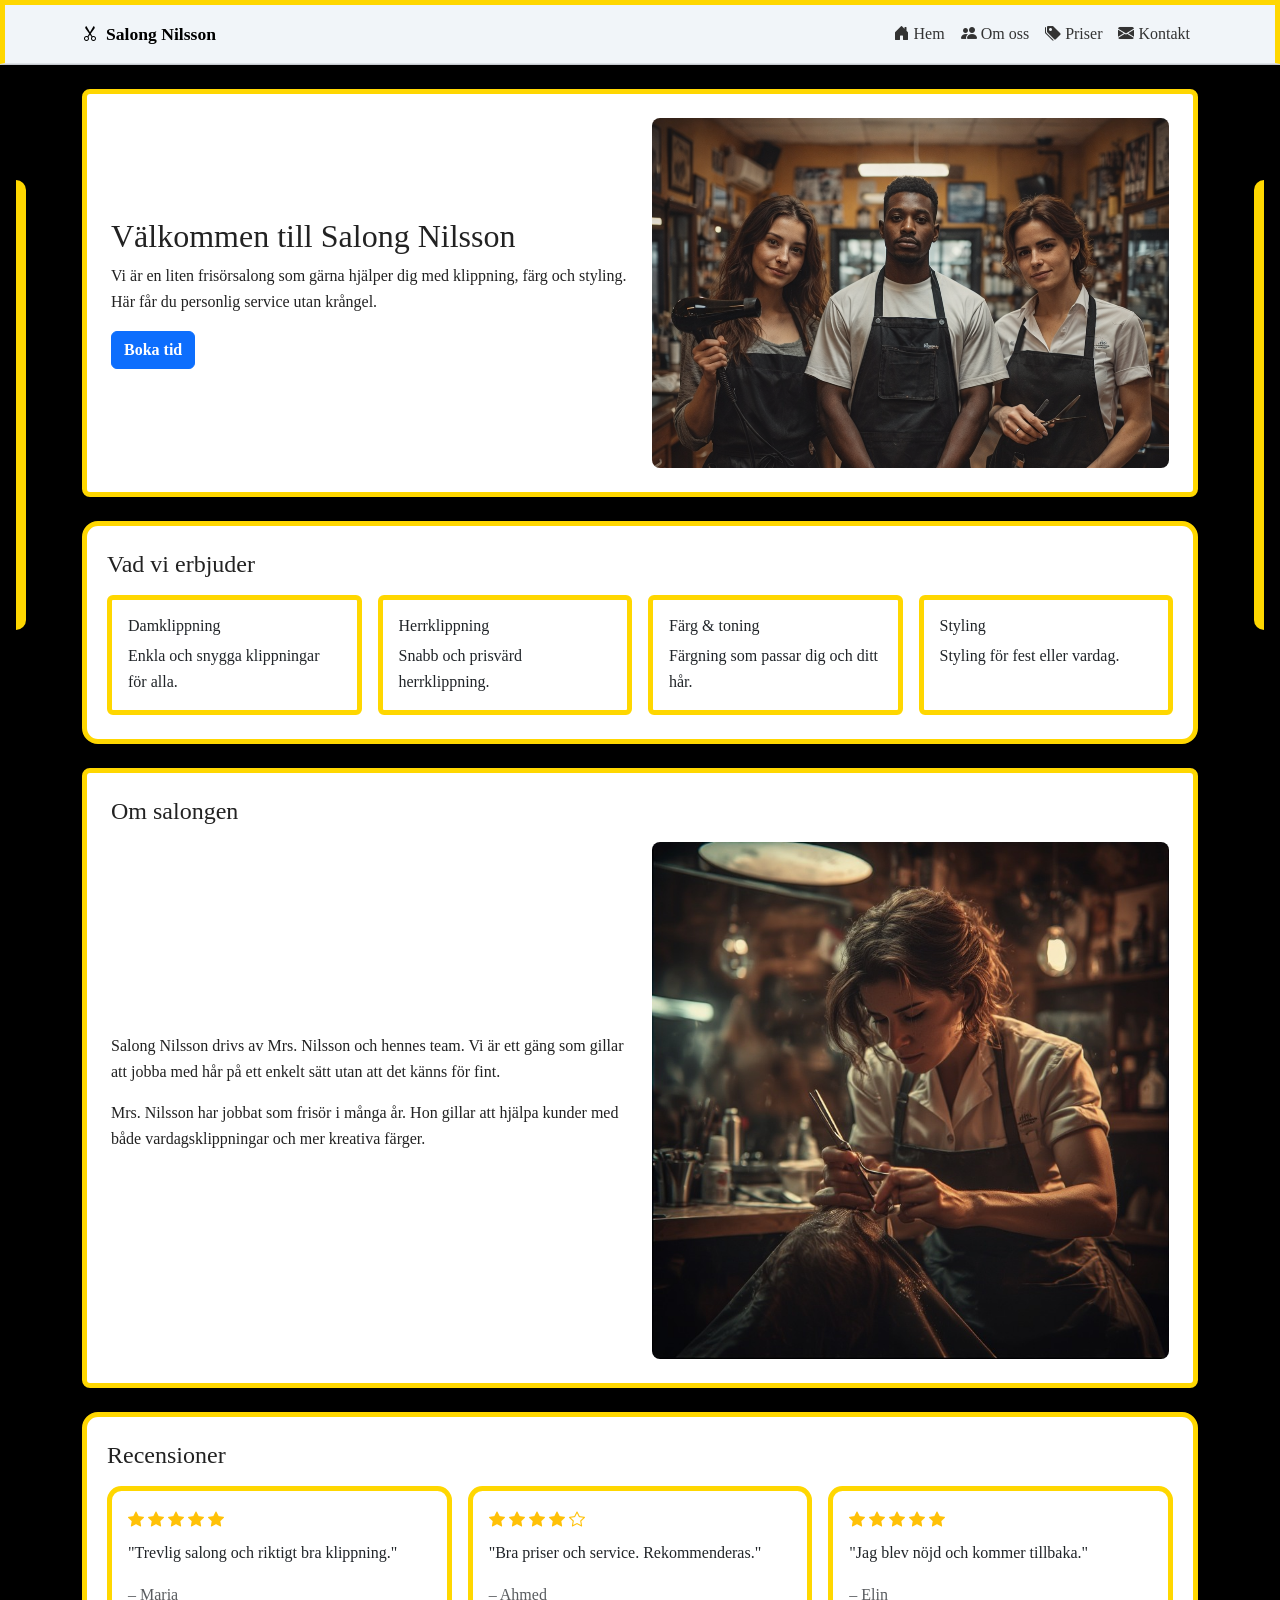
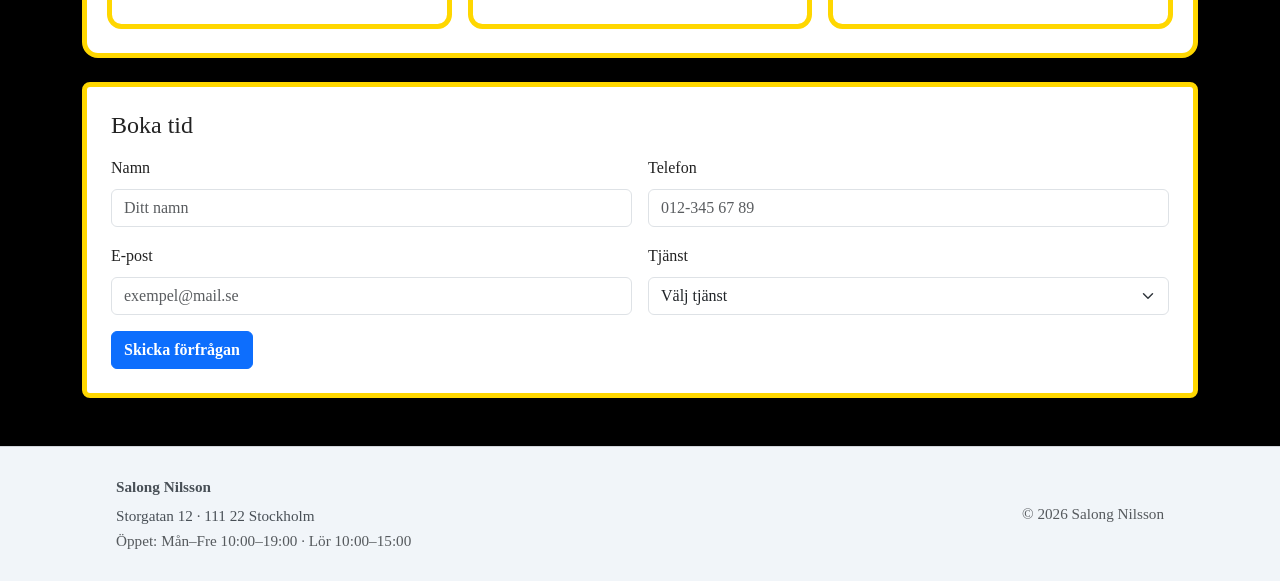
<file: index.html>
<!DOCTYPE html>
<html lang="sv">

<head>
    <meta charset="UTF-8">
    <meta name="viewport" content="width=device-width, initial-scale=1.0">
    <title>Salong Nilsson - Hem</title>
    <link href="https://cdn.jsdelivr.net/npm/bootstrap@5.3.3/dist/css/bootstrap.min.css" rel="stylesheet">
    <link rel="stylesheet" href="https://cdn.jsdelivr.net/npm/bootstrap-icons@1.11.4/font/bootstrap-icons.css">
    <link rel="stylesheet" href="styles.css">
</head>

<body>
    <header></header>

    <main class="container py-4">
        <section class="bg-white p-4 rounded-3 shadow-sm mb-4">
            <div class="row align-items-center gy-4">
                <div class="col-md-6">
                    <h1 class="h2">Välkommen till Salong Nilsson</h1>
                    <p>Vi är en liten frisörsalong som gärna hjälper dig med klippning, färg och styling. Här får du personlig service utan krångel.</p>
                    <a href="Kontakt.html" class="btn btn-primary">Boka tid</a>
                </div>
                <div class="col-md-6">
                    <img src="gruppbild.png" class="img-fluid rounded-3" alt="Bild på salongen">
                </div>
            </div>
        </section>

        <section class="mb-4">
            <h2 class="h4 mb-3">Vad vi erbjuder</h2>
            <div class="row g-3">
                <div class="col-sm-6 col-lg-3">
                    <div class="card p-3 h-100">
                        <h3 class="h6">Damklippning</h3>
                        <p class="mb-0">Enkla och snygga klippningar för alla.</p>
                    </div>
                </div>
                <div class="col-sm-6 col-lg-3">
                    <div class="card p-3 h-100">
                        <h3 class="h6">Herrklippning</h3>
                        <p class="mb-0">Snabb och prisvärd herrklippning.</p>
                    </div>
                </div>
                <div class="col-sm-6 col-lg-3">
                    <div class="card p-3 h-100">
                        <h3 class="h6">Färg & toning</h3>
                        <p class="mb-0">Färgning som passar dig och ditt hår.</p>
                    </div>
                </div>
                <div class="col-sm-6 col-lg-3">
                    <div class="card p-3 h-100">
                        <h3 class="h6">Styling</h3>
                        <p class="mb-0">Styling för fest eller vardag.</p>
                    </div>
                </div>
            </div>
        </section>

        <section class="bg-white p-4 rounded-3 shadow-sm mb-4">
            <h2 class="h4 mb-3">Om salongen</h2>
            <div class="row align-items-center gy-3">
                <div class="col-md-6">
                    <p>Salong Nilsson drivs av Mrs. Nilsson och hennes team. Vi är ett gäng som gillar att jobba med hår på ett enkelt sätt utan att det känns för fint.</p>
                    <p>Mrs. Nilsson har jobbat som frisör i många år. Hon gillar att hjälpa kunder med både vardagsklippningar och mer kreativa färger.</p>
                </div>
                <div class="col-md-6">
                    <img src="Nillson.jpg" class="img-fluid rounded-3" alt="Mrs. Nilsson">
                </div>
            </div>
        </section>

        <section class="mb-4">
            <h2 class="h4 mb-3">Recensioner</h2>
            <div class="row g-3">
                <div class="col-sm-6 col-lg-4">
                    <div class="card review-card p-3 h-100">
                        <div class="review-stars mb-2">
                            <i class="bi bi-star-fill text-warning"></i>
                            <i class="bi bi-star-fill text-warning"></i>
                            <i class="bi bi-star-fill text-warning"></i>
                            <i class="bi bi-star-fill text-warning"></i>
                            <i class="bi bi-star-fill text-warning"></i>
                        </div>
                        <p class="mb-3">"Trevlig salong och riktigt bra klippning."</p>
                        <div class="text-muted">– Maria</div>
                    </div>
                </div>
                <div class="col-sm-6 col-lg-4">
                    <div class="card review-card p-3 h-100">
                        <div class="review-stars mb-2">
                            <i class="bi bi-star-fill text-warning"></i>
                            <i class="bi bi-star-fill text-warning"></i>
                            <i class="bi bi-star-fill text-warning"></i>
                            <i class="bi bi-star-fill text-warning"></i>
                            <i class="bi bi-star text-warning"></i>
                        </div>
                        <p class="mb-3">"Bra priser och service. Rekommenderas."</p>
                        <div class="text-muted">– Ahmed</div>
                    </div>
                </div>
                <div class="col-sm-6 col-lg-4">
                    <div class="card review-card p-3 h-100">
                        <div class="review-stars mb-2">
                            <i class="bi bi-star-fill text-warning"></i>
                            <i class="bi bi-star-fill text-warning"></i>
                            <i class="bi bi-star-fill text-warning"></i>
                            <i class="bi bi-star-fill text-warning"></i>
                            <i class="bi bi-star-fill text-warning"></i>
                        </div>
                        <p class="mb-3">"Jag blev nöjd och kommer tillbaka."</p>
                        <div class="text-muted">– Elin</div>
                    </div>
                </div>
            </div>
        </section>

        <section class="bg-white p-4 rounded-3 shadow-sm mb-4">
            <h2 class="h4 mb-3">Boka tid</h2>
            <form class="row g-3">
                <div class="col-md-6">
                    <label class="form-label">Namn</label>
                    <input type="text" class="form-control" placeholder="Ditt namn">
                </div>
                <div class="col-md-6">
                    <label class="form-label">Telefon</label>
                    <input type="tel" class="form-control" placeholder="012-345 67 89">
                </div>
                <div class="col-md-6">
                    <label class="form-label">E-post</label>
                    <input type="email" class="form-control" placeholder="exempel@mail.se">
                </div>
                <div class="col-md-6">
                    <label class="form-label">Tjänst</label>
                    <select class="form-select">
                        <option selected>Välj tjänst</option>
                        <option>Damklippning</option>
                        <option>Herrklippning</option>
                        <option>Färg & toning</option>
                        <option>Styling</option>
                    </select>
                </div>
                <div class="col-12">
                    <button type="button" class="btn btn-primary">Skicka förfrågan</button>
                </div>
            </form>
        </section>
    </main>

    <footer>
        
    </footer>

    <script src="https://cdn.jsdelivr.net/npm/bootstrap@5.3.3/dist/js/bootstrap.bundle.min.js"></script>
    <script src="init.js"></script>
</body>

</html>
</file>
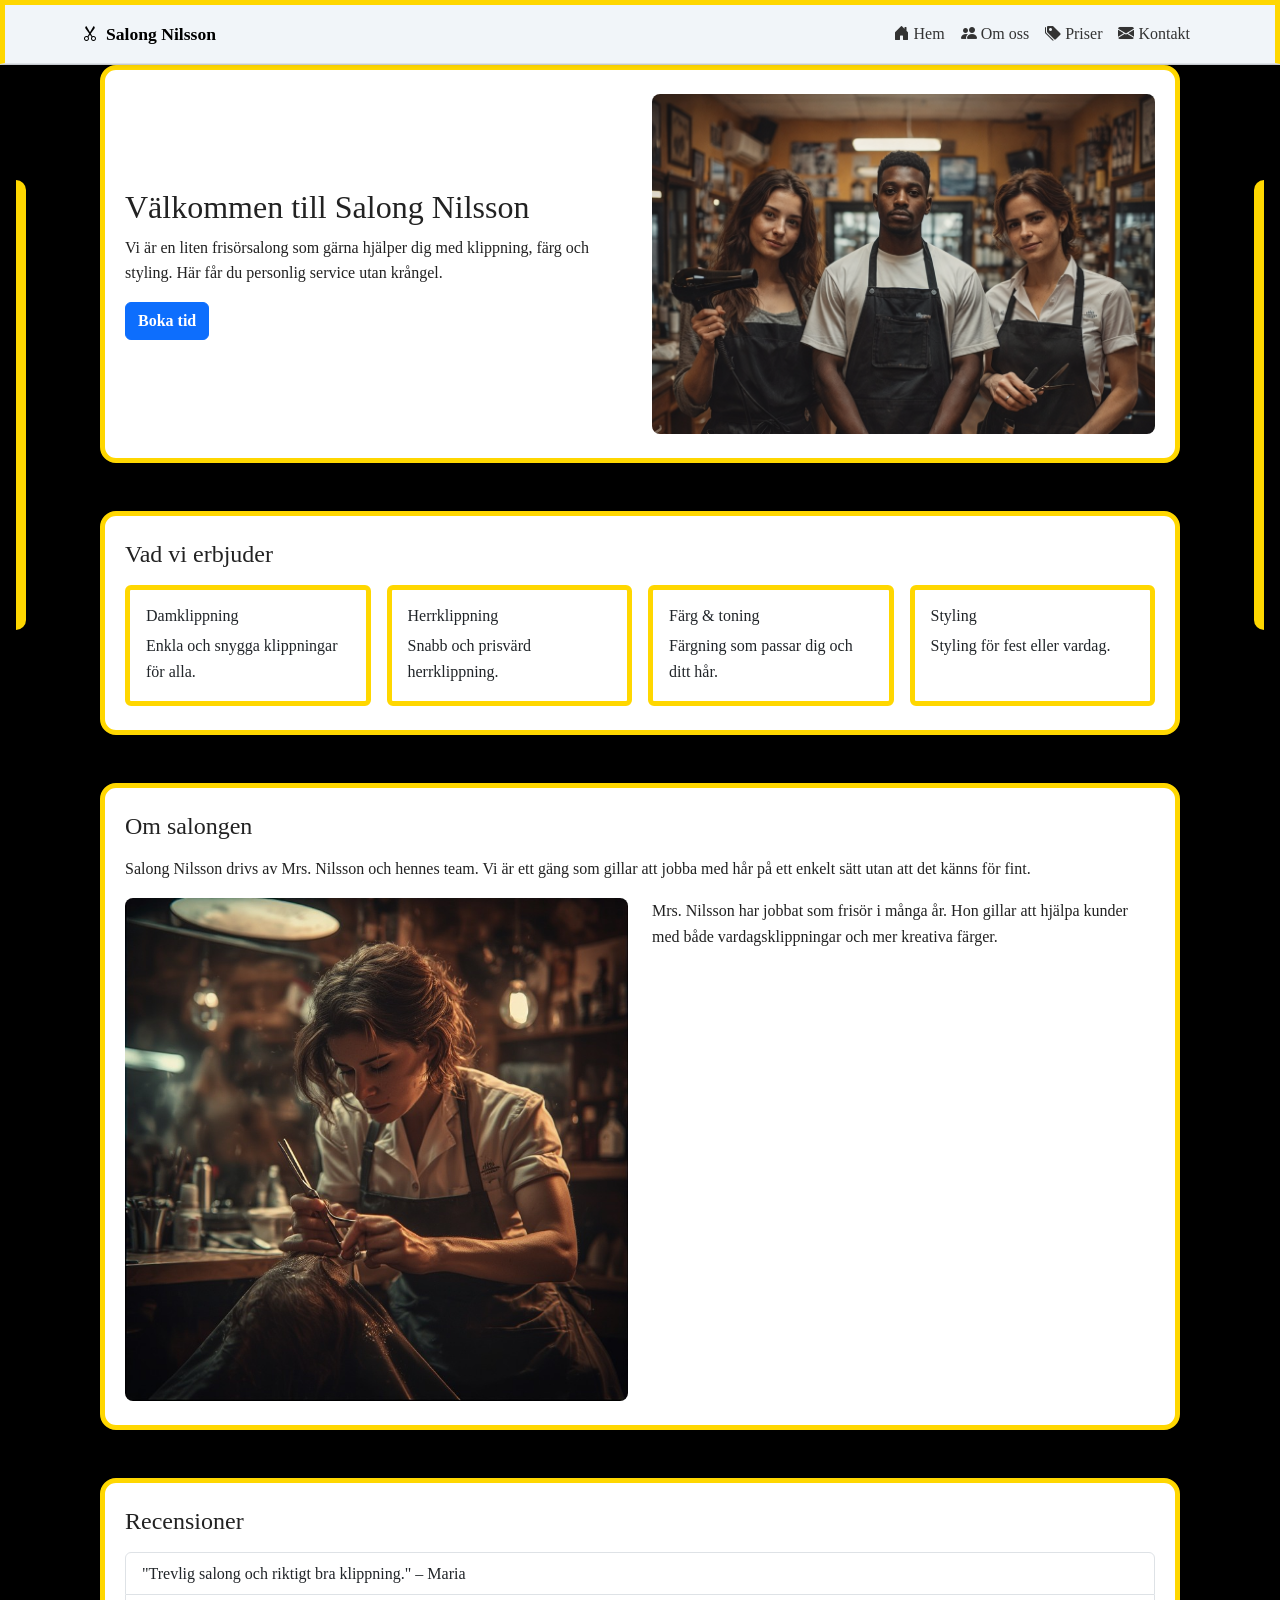
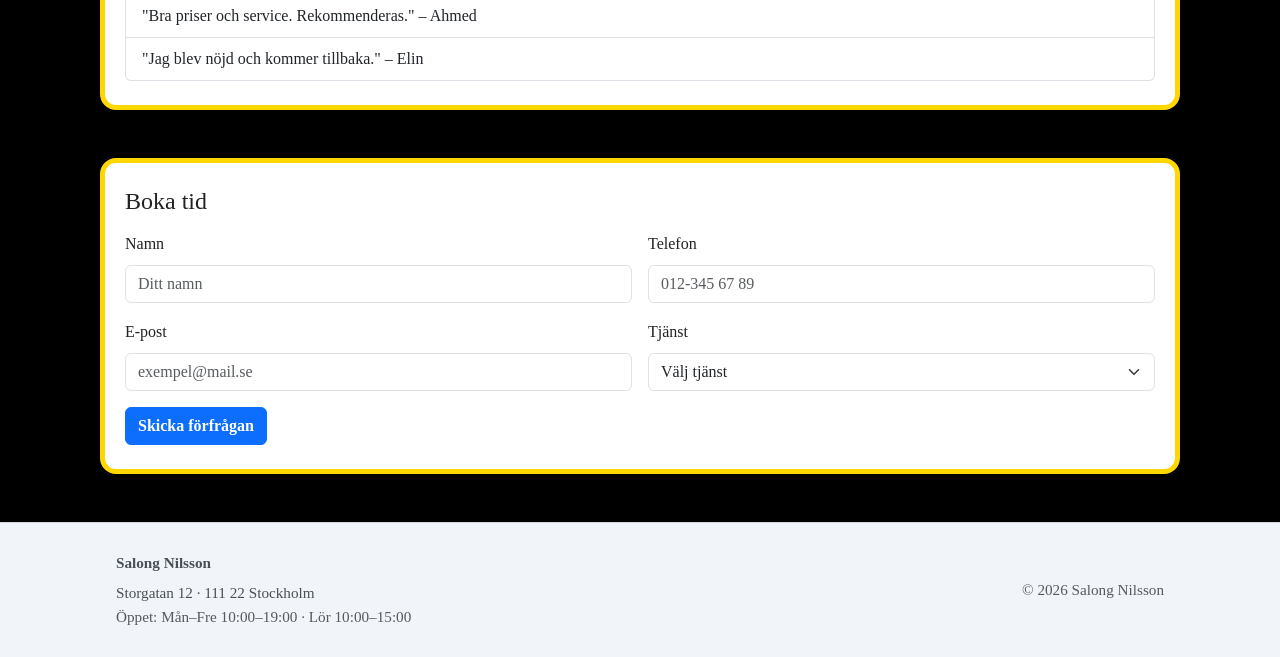
<file: home.html>
<!DOCTYPE html>
<html lang="sv">

<head>
    <meta charset="UTF-8">
    <meta name="viewport" content="width=device-width, initial-scale=1.0">
    <title>Salong Nilsson - Hem</title>
    <link href="https://cdn.jsdelivr.net/npm/bootstrap@5.3.3/dist/css/bootstrap.min.css" rel="stylesheet">
    <link rel="stylesheet" href="https://cdn.jsdelivr.net/npm/bootstrap-icons@1.11.4/font/bootstrap-icons.css">
    <link rel="stylesheet" href="styles.css">
</head>

<body>
    <header></header>

<main>

        <section class="mb-5">
            <div class="row align-items-center gy-4">
                <div class="col-lg-6">
                    <h1 class="h2">Välkommen till Salong Nilsson</h1>
                    <p>Vi är en liten frisörsalong som gärna hjälper dig med klippning, färg och styling. Här får du personlig service utan krångel.</p>
                    <a href="Kontakt.html" class="btn btn-primary">Boka tid</a>
                </div>
                <div class="col-lg-6">
                    <img src="gruppbild.png" class="img-fluid rounded-3" alt="Bild på salongen">
                </div>
            </div>
        </section>

        <section class="mb-5">
            <h2 class="h4 mb-3">Vad vi erbjuder</h2>
            <div class="row g-3">
                <div class="col-md-6 col-lg-3">
                    <div class="card p-3 h-100">
                        <h3 class="h6">Damklippning</h3>
                        <p class="mb-0">Enkla och snygga klippningar för alla.</p>
                    </div>
                </div>
                <div class="col-md-6 col-lg-3">
                    <div class="card p-3 h-100">
                        <h3 class="h6">Herrklippning</h3>
                        <p class="mb-0">Snabb och prisvärd herrklippning.</p>
                    </div>
                </div>
                <div class="col-md-6 col-lg-3">
                    <div class="card p-3 h-100">
                        <h3 class="h6">Färg & toning</h3>
                        <p class="mb-0">Färgning som passar dig och ditt hår.</p>
                    </div>
                </div>
                <div class="col-md-6 col-lg-3">
                    <div class="card p-3 h-100">
                        <h3 class="h6">Styling</h3>
                        <p class="mb-0">Styling för fest eller vardag.</p>
                    </div>
                </div>
            </div>
        </section>

        <section class="mb-5">
            <h2 class="h4 mb-3">Om salongen</h2>
            <p>Salong Nilsson drivs av Mrs. Nilsson och hennes team. Vi är ett gäng som gillar att jobba med hår på ett enkelt sätt utan att det känns för fint.</p>
            <div class="row gy-3">
                <div class="col-md-6">
                    <img src="Nillson.jpg" class="img-fluid rounded-3" alt="Mrs. Nilsson">
                </div>
                <div class="col-md-6">
                    <p>Mrs. Nilsson har jobbat som frisör i många år. Hon gillar att hjälpa kunder med både vardagsklippningar och mer kreativa färger.</p>
                </div>
            </div>
        </section>

        <section class="mb-5">
            <h2 class="h4 mb-3">Recensioner</h2>
            <ul class="list-group">
                <li class="list-group-item">"Trevlig salong och riktigt bra klippning." – Maria</li>
                <li class="list-group-item">"Bra priser och service. Rekommenderas." – Ahmed</li>
                <li class="list-group-item">"Jag blev nöjd och kommer tillbaka." – Elin</li>
            </ul>
        </section>

        <section class="mb-5">
            <h2 class="h4 mb-3">Boka tid</h2>
            <form class="row g-3">
                <div class="col-md-6">
                    <label class="form-label">Namn</label>
                    <input type="text" class="form-control" placeholder="Ditt namn">
                </div>
                <div class="col-md-6">
                    <label class="form-label">Telefon</label>
                    <input type="tel" class="form-control" placeholder="012-345 67 89">
                </div>
                <div class="col-md-6">
                    <label class="form-label">E-post</label>
                    <input type="email" class="form-control" placeholder="exempel@mail.se">
                </div>
                <div class="col-md-6">
                    <label class="form-label">Tjänst</label>
                    <select class="form-select">
                        <option selected>Välj tjänst</option>
                        <option>Damklippning</option>
                        <option>Herrklippning</option>
                        <option>Färg & toning</option>
                        <option>Styling</option>
                    </select>
                </div>
                <div class="col-12">
                    <button type="button" class="btn btn-primary">Skicka förfrågan</button>
                </div>
            </form>
        </section>
    </main>

    <footer>
        
    </footer>

    <script src="https://cdn.jsdelivr.net/npm/bootstrap@5.3.3/dist/js/bootstrap.bundle.min.js"></script>
    <script src="init.js"></script>
</body>

</html>
</file>
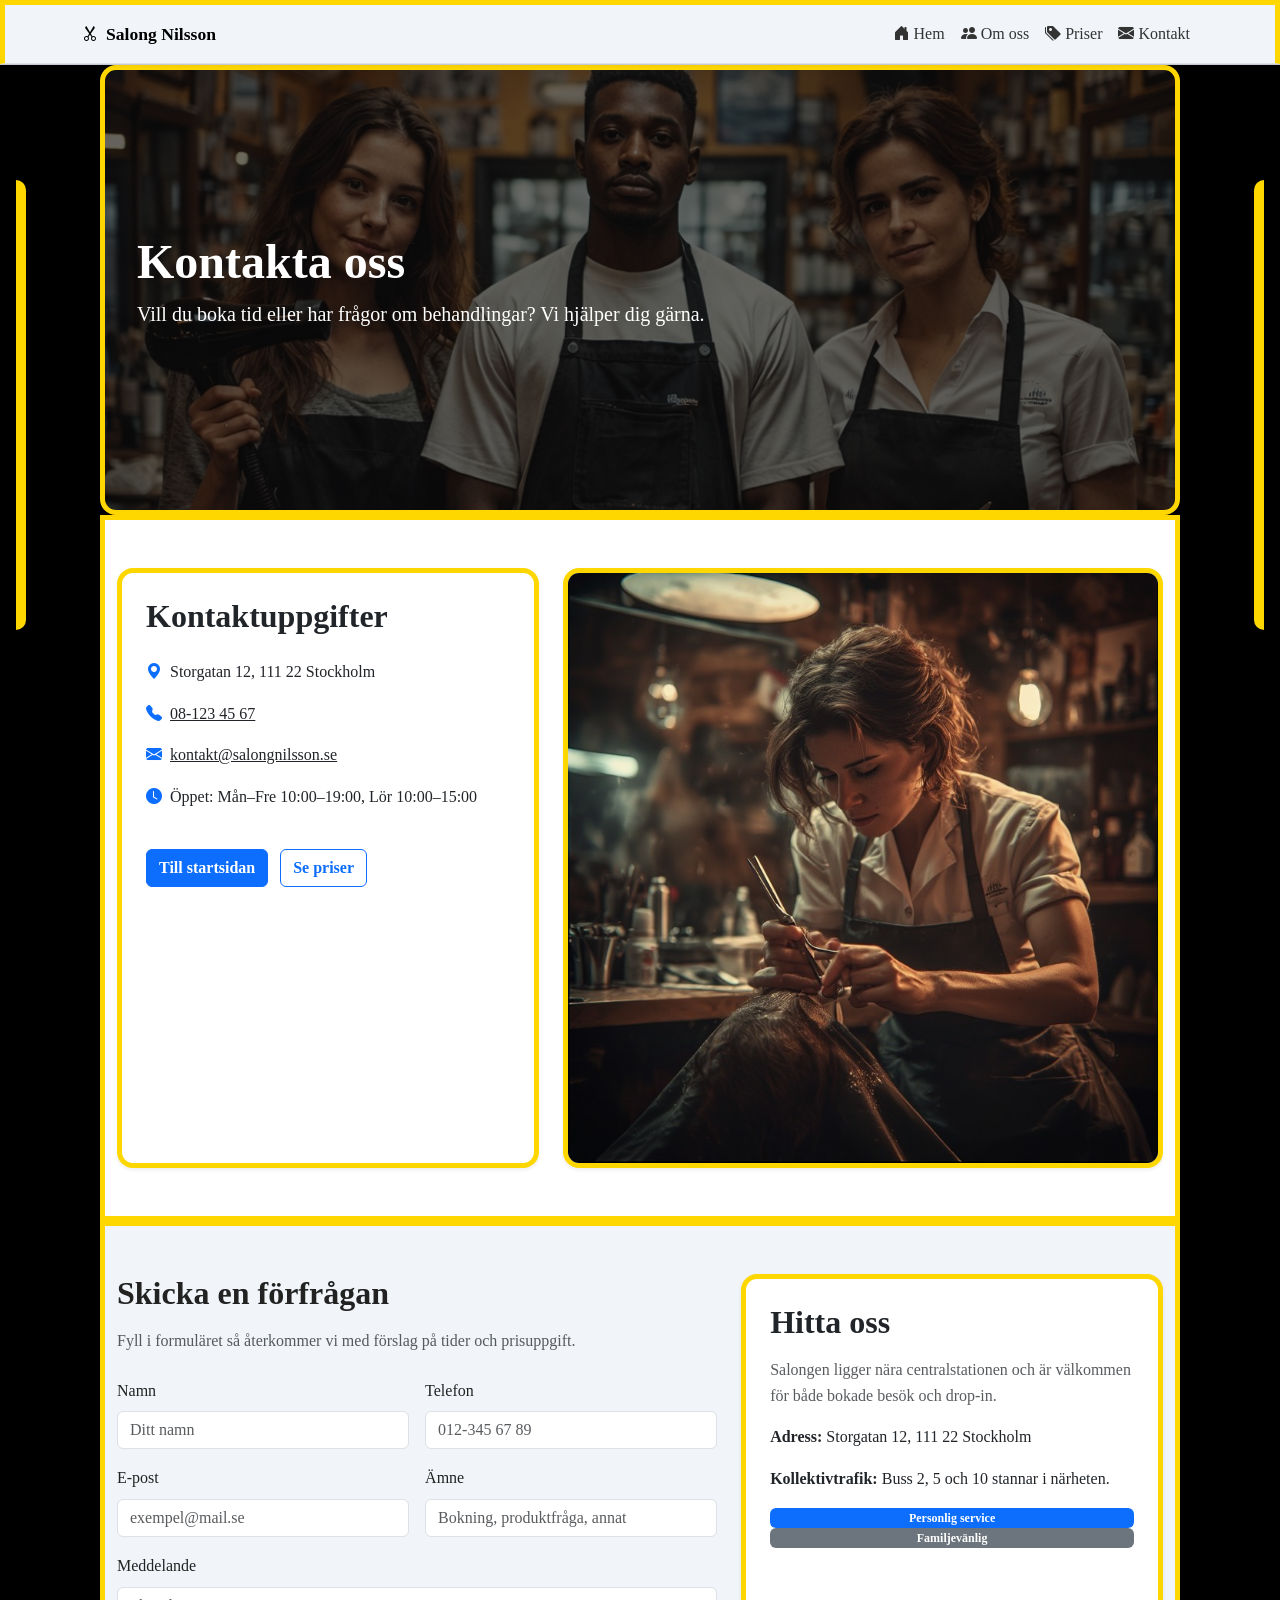
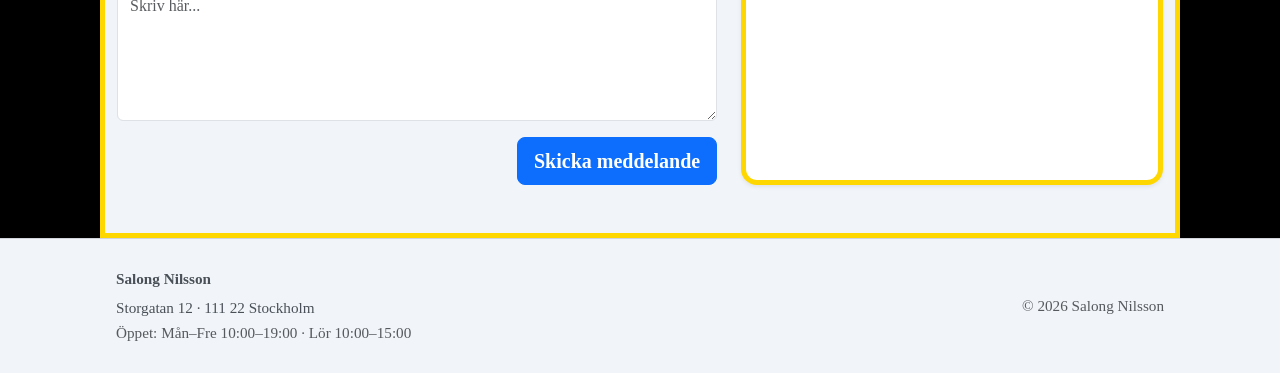
<file: Kontakt.html>
<!DOCTYPE html>
<html lang="sv">

<head>
    <meta charset="UTF-8">
    <meta name="viewport" content="width=device-width, initial-scale=1.0">
    <title>Salong Nilsson - Kontakt</title>
    <!-- Bootstrap CSS -->
    <link href="https://cdn.jsdelivr.net/npm/bootstrap@5.3.3/dist/css/bootstrap.min.css" rel="stylesheet">
    <link rel="stylesheet" href="https://cdn.jsdelivr.net/npm/bootstrap-icons@1.11.4/font/bootstrap-icons.css">
    <!-- Egen CSS -->
    <link rel="stylesheet" href="styles.css">
</head>

<body>
    <header></header>

    <main>
        <section class="page-hero py-5 text-white d-flex align-items-center" style="background: linear-gradient(rgba(0,0,0,0.55), rgba(0,0,0,0.55)), url('gruppbild.png') center/cover no-repeat; min-height: 50vh;">
            <div class="container">
                <div class="row">
                    <div class="col-lg-8">
                        <h1 class="display-5 fw-bold">Kontakta oss</h1>
                        <p class="lead">Vill du boka tid eller har frågor om behandlingar? Vi hjälper dig gärna.</p>
                    </div>
                </div>
            </div>
        </section>

        <section class="py-5 bg-white">
            <div class="container">
                <div class="row g-4">
                    <div class="col-lg-5">
                        <div class="card shadow-sm rounded-4 p-4 h-100">
                            <h2 class="fw-semibold mb-4">Kontaktuppgifter</h2>
                            <p><i class="bi bi-geo-alt-fill text-primary me-2"></i>Storgatan 12, 111 22 Stockholm</p>
                            <p><i class="bi bi-telephone-fill text-primary me-2"></i><a href="tel:081234567" class="link-dark">08-123 45 67</a></p>
                            <p><i class="bi bi-envelope-fill text-primary me-2"></i><a href="mailto:kontakt@salongnilsson.se" class="link-dark">kontakt@salongnilsson.se</a></p>
                            <p><i class="bi bi-clock-fill text-primary me-2"></i>Öppet: Mån–Fre 10:00–19:00, Lör 10:00–15:00</p>
                            <div class="mt-4">
                                <a href="index.html" class="btn btn-primary me-2">Till startsidan</a>
                                <a href="Produkter.html" class="btn btn-outline-primary">Se priser</a>
                            </div>
                        </div>
                    </div>
                    <div class="col-lg-7">
                        <div class="card shadow-sm rounded-4 overflow-hidden">
                            <img src="Nillson.jpg" alt="Salong Nilsson kontakt" class="img-fluid">
                        </div>
                    </div>
                </div>
            </div>
        </section>

        <section class="py-5 bg-light">
            <div class="container">
                <div class="row g-4">
                    <div class="col-lg-7">
                        <h2 class="fw-semibold mb-3">Skicka en förfrågan</h2>
                        <p class="text-muted mb-4">Fyll i formuläret så återkommer vi med förslag på tider och prisuppgift.</p>
                        <form class="row g-3">
                            <div class="col-md-6">
                                <label class="form-label">Namn</label>
                                <input type="text" class="form-control" placeholder="Ditt namn">
                            </div>
                            <div class="col-md-6">
                                <label class="form-label">Telefon</label>
                                <input type="tel" class="form-control" placeholder="012-345 67 89">
                            </div>
                            <div class="col-md-6">
                                <label class="form-label">E-post</label>
                                <input type="email" class="form-control" placeholder="exempel@mail.se">
                            </div>
                            <div class="col-md-6">
                                <label class="form-label">Ämne</label>
                                <input type="text" class="form-control" placeholder="Bokning, produktfråga, annat">
                            </div>
                            <div class="col-12">
                                <label class="form-label">Meddelande</label>
                                <textarea class="form-control" rows="5" placeholder="Skriv här..."></textarea>
                            </div>
                            <div class="col-12 text-end">
                                <button type="button" class="btn btn-primary btn-lg">Skicka meddelande</button>
                            </div>
                        </form>
                    </div>
                    <div class="col-lg-5">
                        <div class="card shadow-sm rounded-4 p-4 h-100">
                            <h2 class="fw-semibold mb-3">Hitta oss</h2>
                            <p class="text-muted">Salongen ligger nära centralstationen och är välkommen för både bokade besök och drop-in.</p>
                            <p><strong>Adress:</strong> Storgatan 12, 111 22 Stockholm</p>
                            <p><strong>Kollektivtrafik:</strong> Buss 2, 5 och 10 stannar i närheten.</p>
                            <div class="badge bg-primary text-white">Personlig service</div>
                            <div class="badge bg-secondary text-white">Familjevänlig</div>
                        </div>
                    </div>
                </div>
            </div>
        </section>
    </main>

    <footer>
        
    </footer>

    <script src="https://cdn.jsdelivr.net/npm/bootstrap@5.3.3/dist/js/bootstrap.bundle.min.js"></script>
    <script src="init.js"></script>
</body>

</html>
</file>
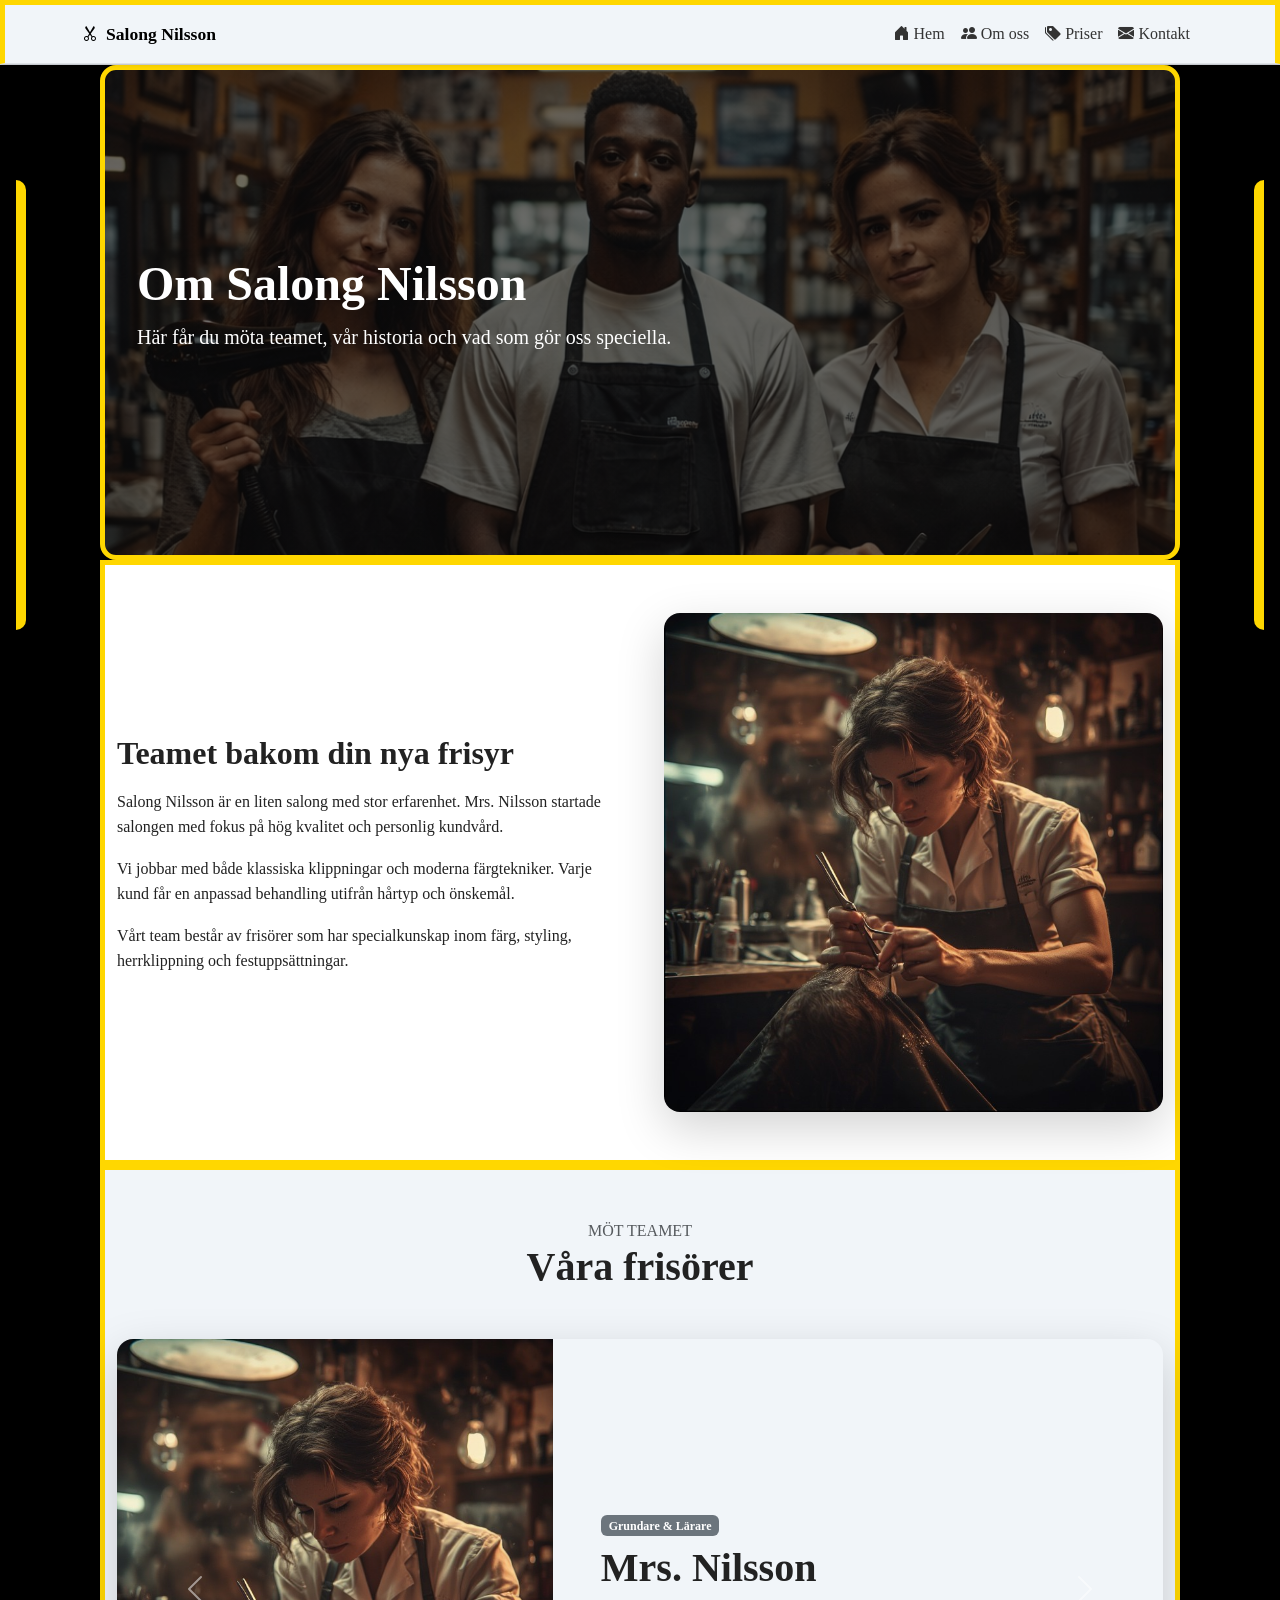
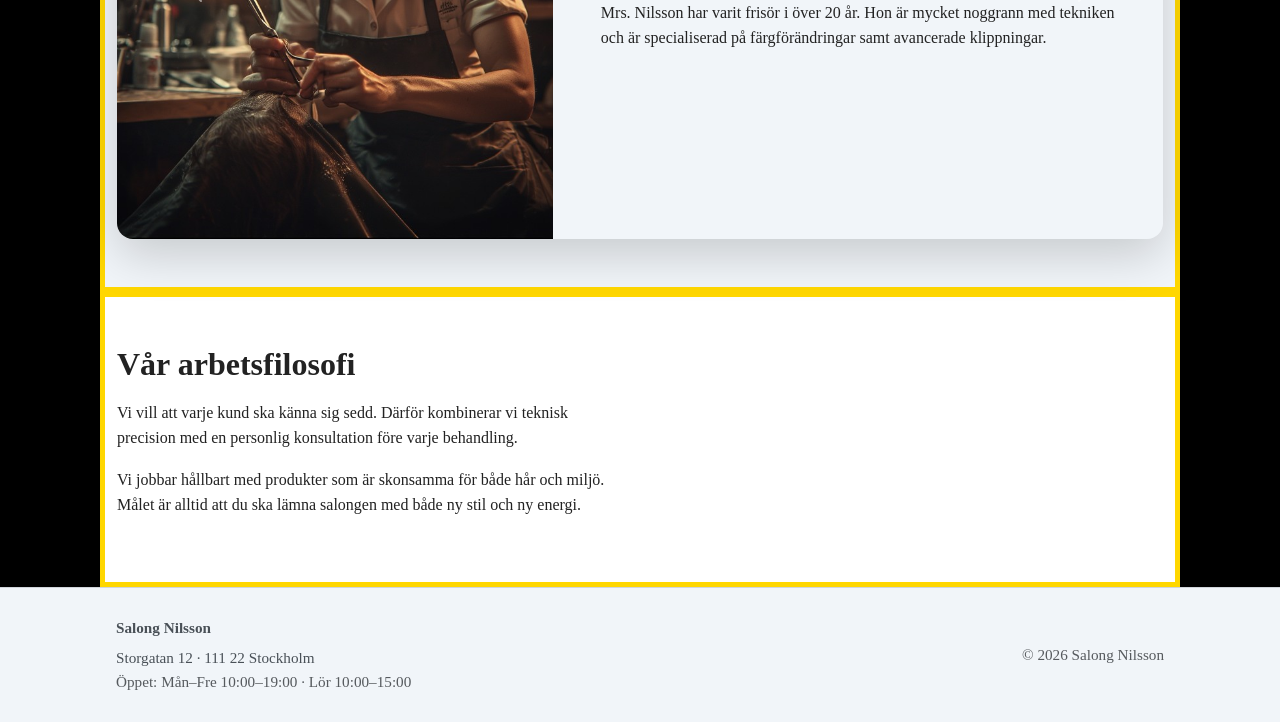
<file: Omoss.html>
<!DOCTYPE html>
<html lang="sv">

<head>
    <meta charset="UTF-8">
    <meta name="viewport" content="width=device-width, initial-scale=1.0">
    <title>Salong Nilsson - Om oss</title>
    <!-- Bootstrap CSS -->
    <link href="https://cdn.jsdelivr.net/npm/bootstrap@5.3.3/dist/css/bootstrap.min.css" rel="stylesheet">
    <link rel="stylesheet" href="https://cdn.jsdelivr.net/npm/bootstrap-icons@1.11.4/font/bootstrap-icons.css">
    <!-- Egen CSS -->
    <link rel="stylesheet" href="styles.css">
</head>

<body>
    <header></header>

    <main>
        <section class="page-hero py-5 text-white d-flex align-items-center" style="background: linear-gradient(rgba(0,0,0,0.55), rgba(0,0,0,0.55)), url('gruppbild.png') center/cover no-repeat; min-height: 55vh;">
            <div class="container">
                <div class="col-lg-8">
                    <h1 class="display-5 fw-bold">Om Salong Nilsson</h1>
                    <p class="lead">Här får du möta teamet, vår historia och vad som gör oss speciella.</p>
                </div>
            </div>
        </section>

        <section class="py-5 bg-white">
            <div class="container">
                <div class="row g-5 align-items-center">
                    <div class="col-lg-6">
                        <h2 class="fw-semibold mb-3">Teamet bakom din nya frisyr</h2>
                        <p>Salong Nilsson är en liten salong med stor erfarenhet. Mrs. Nilsson startade salongen med fokus på hög kvalitet och personlig kundvård.</p>
                        <p>Vi jobbar med både klassiska klippningar och moderna färgtekniker. Varje kund får en anpassad behandling utifrån hårtyp och önskemål.</p>
                        <p>Vårt team består av frisörer som har specialkunskap inom färg, styling, herrklippning och festuppsättningar.</p>
                    </div>
                    <div class="col-lg-6">
                        <div class="rounded-4 shadow-lg overflow-hidden">
                            <img src="Nillson.jpg" class="img-fluid" alt="Mrs. Nilsson">
                        </div>
                    </div>
                </div>
            </div>
        </section>

        <section class="py-5 bg-light">
            <div class="container">
                <div class="section-heading text-center mb-5">
                    <span class="text-uppercase text-muted">Möt teamet</span>
                    <h2 class="display-6 fw-semibold">Våra frisörer</h2>
                </div>
                <div id="hairTeamCarousel" class="carousel slide carousel-fade" data-bs-ride="carousel">
                    <div class="carousel-inner rounded-4 shadow-lg overflow-hidden">
                        <div class="carousel-item active" data-bs-interval="8000">
                            <div class="row g-0 align-items-center">
                                <div class="col-md-5">
                                    <img src="Nillson.jpg" class="d-block w-100 object-fit-cover" style="height: 500px;" alt="Mrs. Nilsson">
                                </div>
                                <div class="col-md-7 p-5">
                                    <span class="badge bg-secondary mb-2">Grundare & Lärare</span>
                                    <h2 class="display-6 fw-bold">Mrs. Nilsson</h2>
                                    <p>Mrs. Nilsson har varit frisör i över 20 år. Hon är mycket noggrann med tekniken och är specialiserad på färgförändringar samt avancerade klippningar.</p>
                                </div>
                            </div>
                        </div>
                        <div class="carousel-item" data-bs-interval="8000">
                            <div class="row g-0 align-items-center">
                                <div class="col-md-5">
                                    <img src="Sofia.jpg" class="d-block w-100 object-fit-cover" style="height: 500px;" alt="Sofia">
                                </div>
                                <div class="col-md-7 p-5">
                                    <span class="badge bg-secondary mb-2">Stylingexpert</span>
                                    <h2 class="display-6 fw-bold">Sofia</h2>
                                    <p>Sofia är vår expert på bruduppsättningar och balayage. Hon skapar naturliga färger som håller länge och ser till att du får rätt styling inför festen.</p>
                                </div>
                            </div>
                        </div>
                        <div class="carousel-item" data-bs-interval="8000">
                            <div class="row g-0 align-items-center">
                                <div class="col-md-5">
                                    <img src="Isak.jpg" class="d-block w-100 object-fit-cover" style="height: 500px;" alt="Isak">
                                </div>
                                <div class="col-md-7 p-5">
                                    <span class="badge bg-secondary mb-2">Herrklippning & Trend</span>
                                    <h2 class="display-6 fw-bold">Isak</h2>
                                    <p>Isak är skicklig med herrklippningar, skägg och moderna uttryck. Han är också duktig på sociala medier och trendspaning.</p>
                                </div>
                            </div>
                        </div>
                    </div>
                    <button class="carousel-control-prev" type="button" data-bs-target="#hairTeamCarousel" data-bs-slide="prev">
                        <span class="carousel-control-prev-icon"></span>
                    </button>
                    <button class="carousel-control-next" type="button" data-bs-target="#hairTeamCarousel" data-bs-slide="next">
                        <span class="carousel-control-next-icon"></span>
                    </button>
                </div>
            </div>
        </section>

        <section class="py-5 bg-white">
            <div class="container">
                <div class="row g-4 align-items-center">
                    <div class="col-lg-6">
                        <h2 class="fw-semibold mb-3">Vår arbetsfilosofi</h2>
                        <p>Vi vill att varje kund ska känna sig sedd. Därför kombinerar vi teknisk precision med en personlig konsultation före varje behandling.</p>
                        <p>Vi jobbar hållbart med produkter som är skonsamma för både hår och miljö. Målet är alltid att du ska lämna salongen med både ny stil och ny energi.</p>
                    </div>
                </div>
            </div>
        </section>
    </main>

    <footer>
    
    </footer>

    <script src="https://cdn.jsdelivr.net/npm/bootstrap@5.3.3/dist/js/bootstrap.bundle.min.js"></script>
    <script src="init.js"></script>
</body>

</html>
</file>
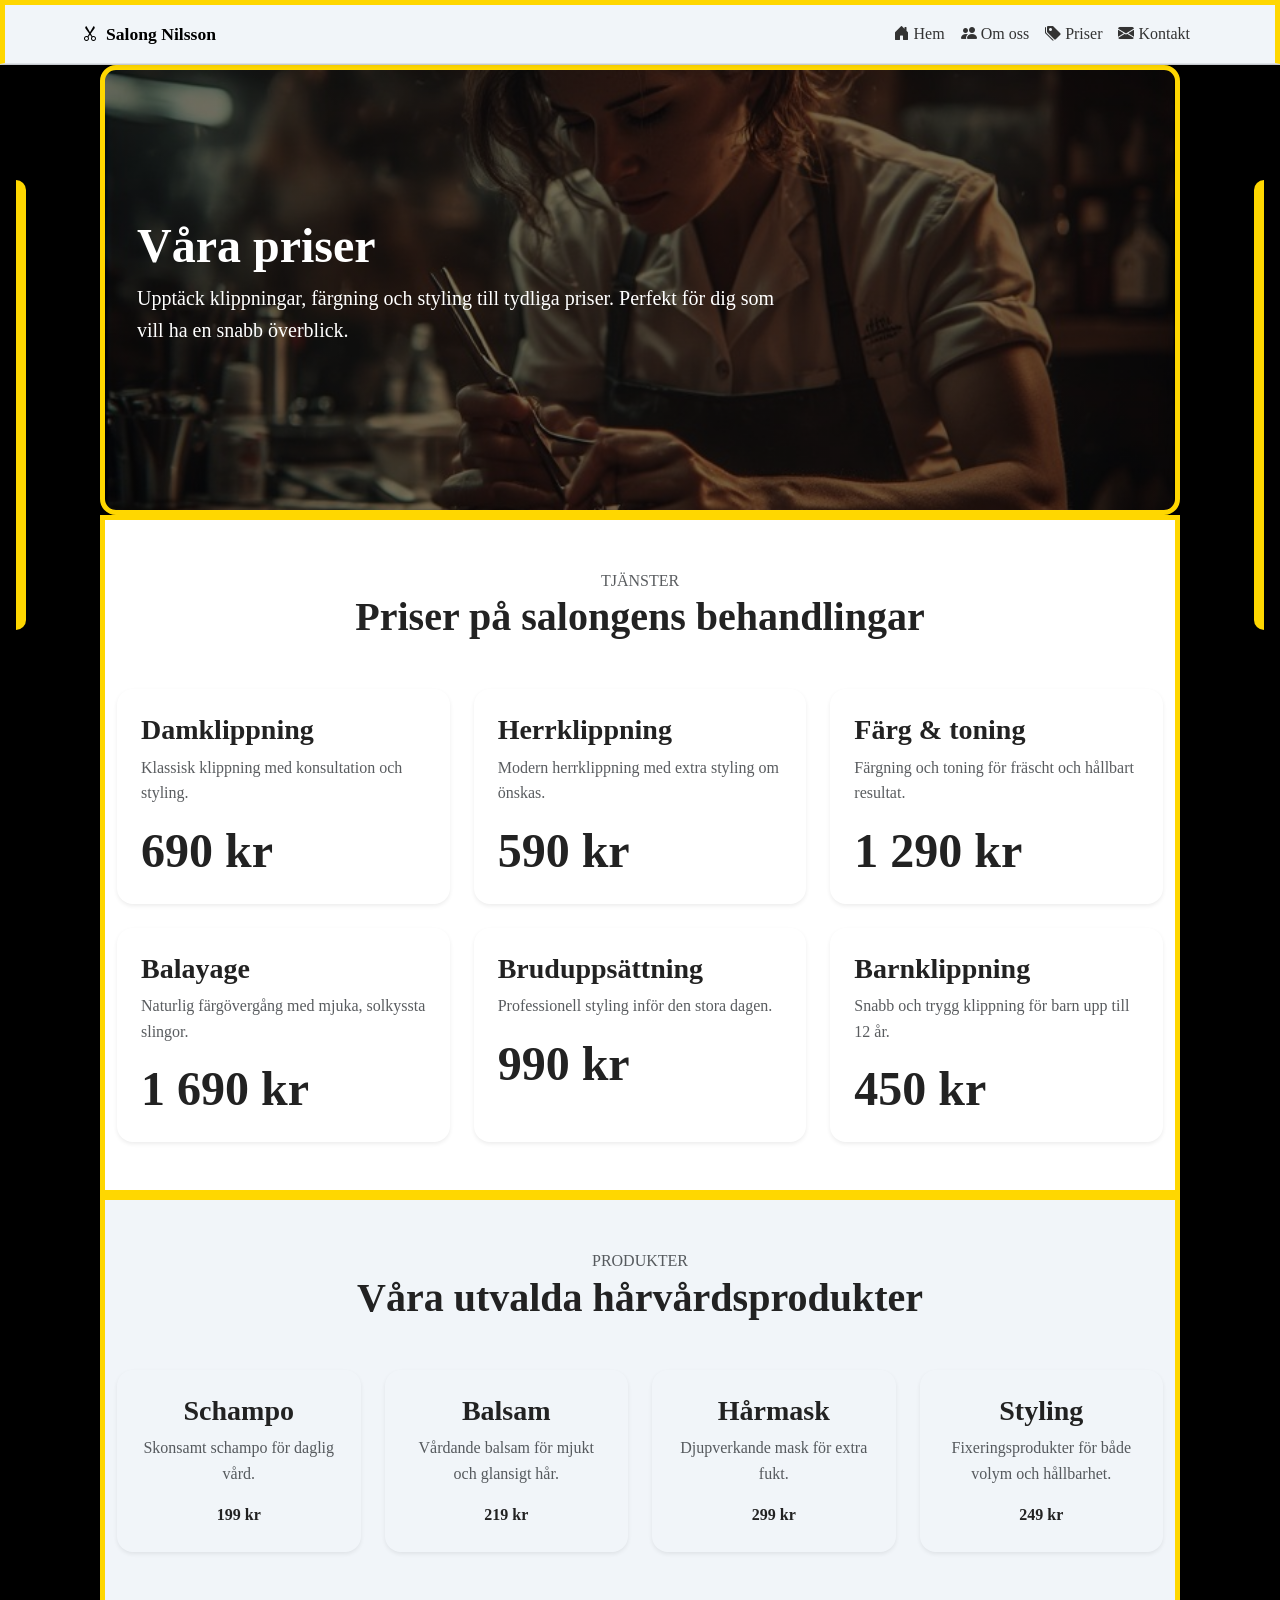
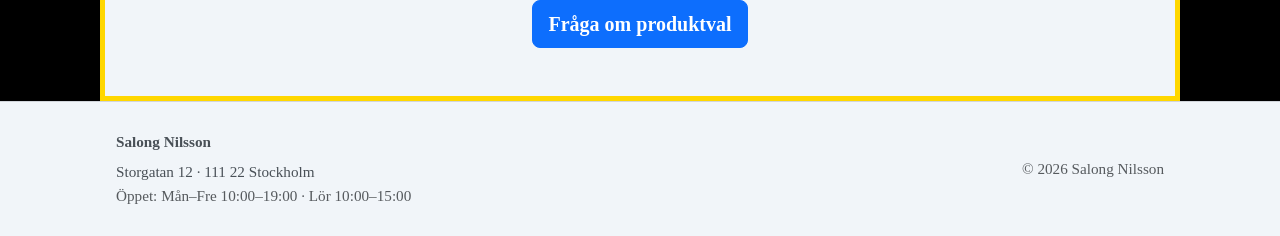
<file: Produkter.html>
<!DOCTYPE html>
<html lang="sv">

<head>
    <meta charset="UTF-8">
    <meta name="viewport" content="width=device-width, initial-scale=1.0">
    <title>Salong Nilsson - Priser</title>
    <!-- Bootstrap CSS -->
    <link href="https://cdn.jsdelivr.net/npm/bootstrap@5.3.3/dist/css/bootstrap.min.css" rel="stylesheet">
    <link rel="stylesheet" href="https://cdn.jsdelivr.net/npm/bootstrap-icons@1.11.4/font/bootstrap-icons.css">
    <!-- Egen CSS -->
    <link rel="stylesheet" href="styles.css">
</head>

<body>
    <header>
        
    </header>

    <main>
        <section class="page-hero py-5 text-white d-flex align-items-center" style="background: linear-gradient(rgba(0,0,0,0.55), rgba(0,0,0,0.55)), url('Nillson.jpg') center/cover no-repeat; min-height: 50vh;">
            <div class="container">
                <div class="row">
                    <div class="col-lg-8">
                        <h1 class="display-5 fw-bold">Våra priser</h1>
                        <p class="lead">Upptäck klippningar, färgning och styling till tydliga priser. Perfekt för dig som vill ha en snabb överblick.</p>
                    </div>
                </div>
            </div>
        </section>

        <section class="py-5 bg-white">
            <div class="container">
                <div class="section-heading text-center mb-5">
                    <span class="text-uppercase text-muted">Tjänster</span>
                    <h2 class="display-6 fw-semibold">Priser på salongens behandlingar</h2>
                </div>
                <div class="row g-4">
                    <div class="col-md-6 col-lg-4">
                        <div class="price-card shadow-sm rounded-4 p-4 h-100">
                            <h3>Damklippning</h3>
                            <p class="text-muted">Klassisk klippning med konsultation och styling.</p>
                            <div class="price display-5 fw-bold">690 kr</div>
                        </div>
                    </div>
                    <div class="col-md-6 col-lg-4">
                        <div class="price-card shadow-sm rounded-4 p-4 h-100">
                            <h3>Herrklippning</h3>
                            <p class="text-muted">Modern herrklippning med extra styling om önskas.</p>
                            <div class="price display-5 fw-bold">590 kr</div>
                        </div>
                    </div>
                    <div class="col-md-6 col-lg-4">
                        <div class="price-card shadow-sm rounded-4 p-4 h-100">
                            <h3>Färg & toning</h3>
                            <p class="text-muted">Färgning och toning för fräscht och hållbart resultat.</p>
                            <div class="price display-5 fw-bold">1 290 kr</div>
                        </div>
                    </div>
                    <div class="col-md-6 col-lg-4">
                        <div class="price-card shadow-sm rounded-4 p-4 h-100">
                            <h3>Balayage</h3>
                            <p class="text-muted">Naturlig färgövergång med mjuka, solkyssta slingor.</p>
                            <div class="price display-5 fw-bold">1 690 kr</div>
                        </div>
                    </div>
                    <div class="col-md-6 col-lg-4">
                        <div class="price-card shadow-sm rounded-4 p-4 h-100">
                            <h3>Bruduppsättning</h3>
                            <p class="text-muted">Professionell styling inför den stora dagen.</p>
                            <div class="price display-5 fw-bold">990 kr</div>
                        </div>
                    </div>
                    <div class="col-md-6 col-lg-4">
                        <div class="price-card shadow-sm rounded-4 p-4 h-100">
                            <h3>Barnklippning</h3>
                            <p class="text-muted">Snabb och trygg klippning för barn upp till 12 år.</p>
                            <div class="price display-5 fw-bold">450 kr</div>
                        </div>
                    </div>
                </div>
            </div>
        </section>

        <section class="py-5 bg-light">
            <div class="container">
                <div class="section-heading text-center mb-5">
                    <span class="text-uppercase text-muted">Produkter</span>
                    <h2 class="display-6 fw-semibold">Våra utvalda hårvårdsprodukter</h2>
                </div>
                <div class="row g-4">
                    <div class="col-md-6 col-lg-3">
                        <div class="product-card shadow-sm rounded-4 p-4 text-center h-100">
                            <h3>Schampo</h3>
                            <p class="text-muted">Skonsamt schampo för daglig vård.</p>
                            <div class="price fw-bold">199 kr</div>
                        </div>
                    </div>
                    <div class="col-md-6 col-lg-3">
                        <div class="product-card shadow-sm rounded-4 p-4 text-center h-100">
                            <h3>Balsam</h3>
                            <p class="text-muted">Vårdande balsam för mjukt och glansigt hår.</p>
                            <div class="price fw-bold">219 kr</div>
                        </div>
                    </div>
                    <div class="col-md-6 col-lg-3">
                        <div class="product-card shadow-sm rounded-4 p-4 text-center h-100">
                            <h3>Hårmask</h3>
                            <p class="text-muted">Djupverkande mask för extra fukt.</p>
                            <div class="price fw-bold">299 kr</div>
                        </div>
                    </div>
                    <div class="col-md-6 col-lg-3">
                        <div class="product-card shadow-sm rounded-4 p-4 text-center h-100">
                            <h3>Styling</h3>
                            <p class="text-muted">Fixeringsprodukter för både volym och hållbarhet.</p>
                            <div class="price fw-bold">249 kr</div>
                        </div>
                    </div>
                </div>
                <div class="text-center mt-5">
                    <a href="Kontakt.html" class="btn btn-primary btn-lg">Fråga om produktval</a>
                </div>
            </div>
        </section>
    </main>

    <footer>
        
    </footer>

    <script src="https://cdn.jsdelivr.net/npm/bootstrap@5.3.3/dist/js/bootstrap.bundle.min.js"></script>
    <script src="init.js"></script>
</body>

</html>
</file>
<file: styles.css>
body {
  font-family: 'Times New Roman', Times, serif;
  font-weight: 400;
  background: #000;
  color: #222;
  line-height: 1.6;
  min-height: 100vh;
  position: relative;
}

body::before,
body::after {
  content: '';
  position: fixed;
  top: 20vh;
  width: 10px;
  height: 50vh;
  background: #ffd700;
  border-radius: 50px 0 0 50px;
  filter: blur(0.5px);
  z-index: 0;
  pointer-events: none;
}

body::before {
  left: 1rem;
  border-radius: 0 50px 50px 0;
}

body::after {
  right: 1rem;
}

h1, h2, h3, h4, h5, h6,
.navbar-brand,
.btn,
.card h3,
.section-heading h2,
.review-card,
.form-label {
  font-family: 'Times New Roman', Times, serif;
}

section:not(.bg-white):not(.bg-light) {
  background: #ffffff;
  border: 5px solid #ffd700;
  border-radius: 1rem;
  padding: 1.5rem 1.25rem;
  color: #222;
}

.bg-white {
  background-color: #ffffff !important;
  border: 5px solid #ffd700;
  color: #222;
}

.bg-light {
  background-color: #f1f5f9 !important;
  border: 5px solid #ffd700;
  color: #222;
}

h1, h2, h3, h4, h5, h6 {
  font-weight: 700;
}

.navbar-brand,
.btn {
  font-weight: 600;
}

header {
  background: #ffffff;
  border-bottom: 1px solid #d1d5db;
}

main {
  max-width: 1080px;
  margin: 0 auto;
}

img {
  max-width: 100%;
}

footer {
  background: #f1f5f9;
  border-top: 1px solid #d1d5db;
  padding: 1.75rem 0;
  color: #495057;
}

.footer-inner {
  max-width: 1080px;
  margin: 0 auto;
  padding: 0 1rem;
  display: flex;
  flex-wrap: wrap;
  justify-content: space-between;
  align-items: center;
  gap: 1rem;
}

.footer-brand {
  font-weight: 700;
  margin-bottom: 0.35rem;
}

.footer-links a {
  color: #495057;
  text-decoration: none;
  margin: 0 0.75rem;
}

.footer-links a:hover,
.footer-links a:focus {
  color: #0d6efd;
}

.nav-link {
  color: #333333 !important;
}

.nav-link:hover,
.nav-link:focus {
  color: #0d6efd !important;
}

.navbar-brand {
  font-size: 1.1rem;
}

.navbar .bi {
  font-size: 1rem;
}

.card {
  border: 5px solid #ffd700;
}

section h2 {
  margin-top: 0;
}

.review-card {
  border: 5px solid #ffd700;
  border-radius: 0.9rem;
}

.review-stars i {
  font-size: 1rem;
}

footer {
  font-size: 0.95rem;
}
</file>
